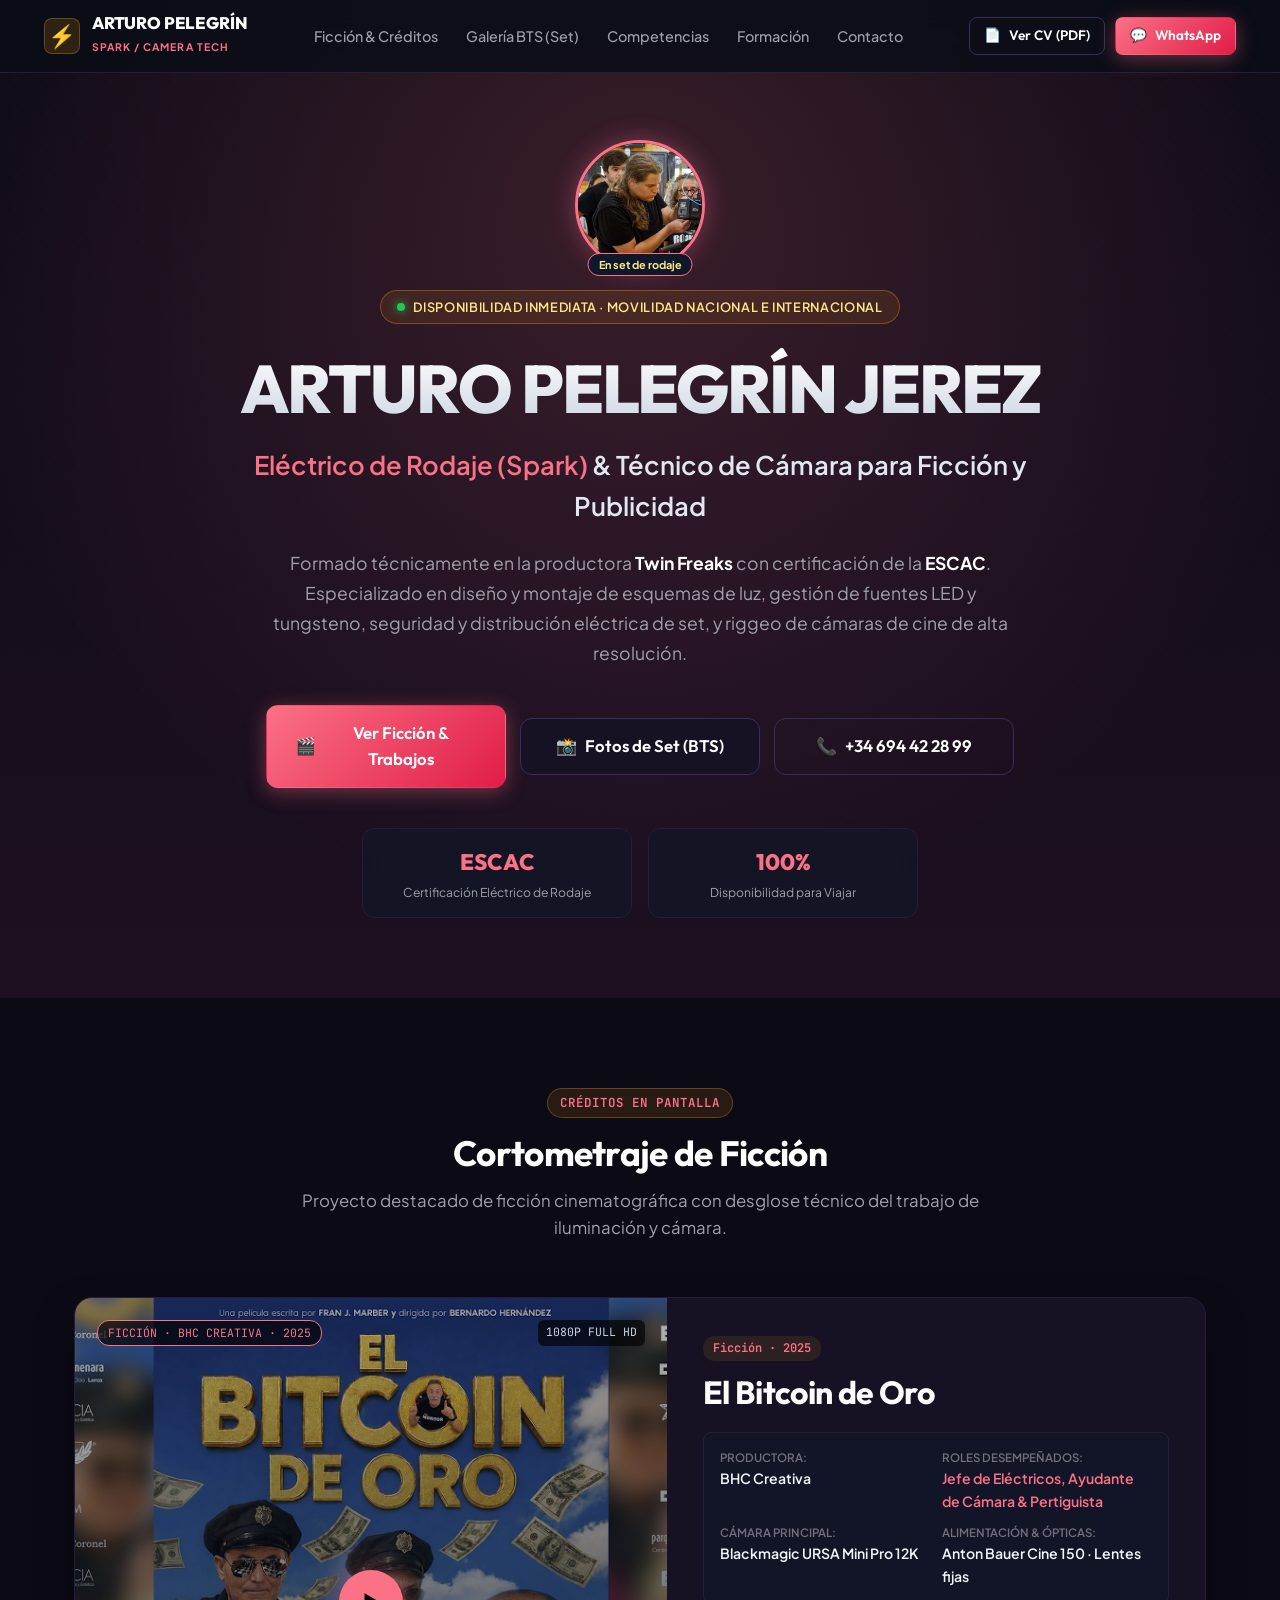
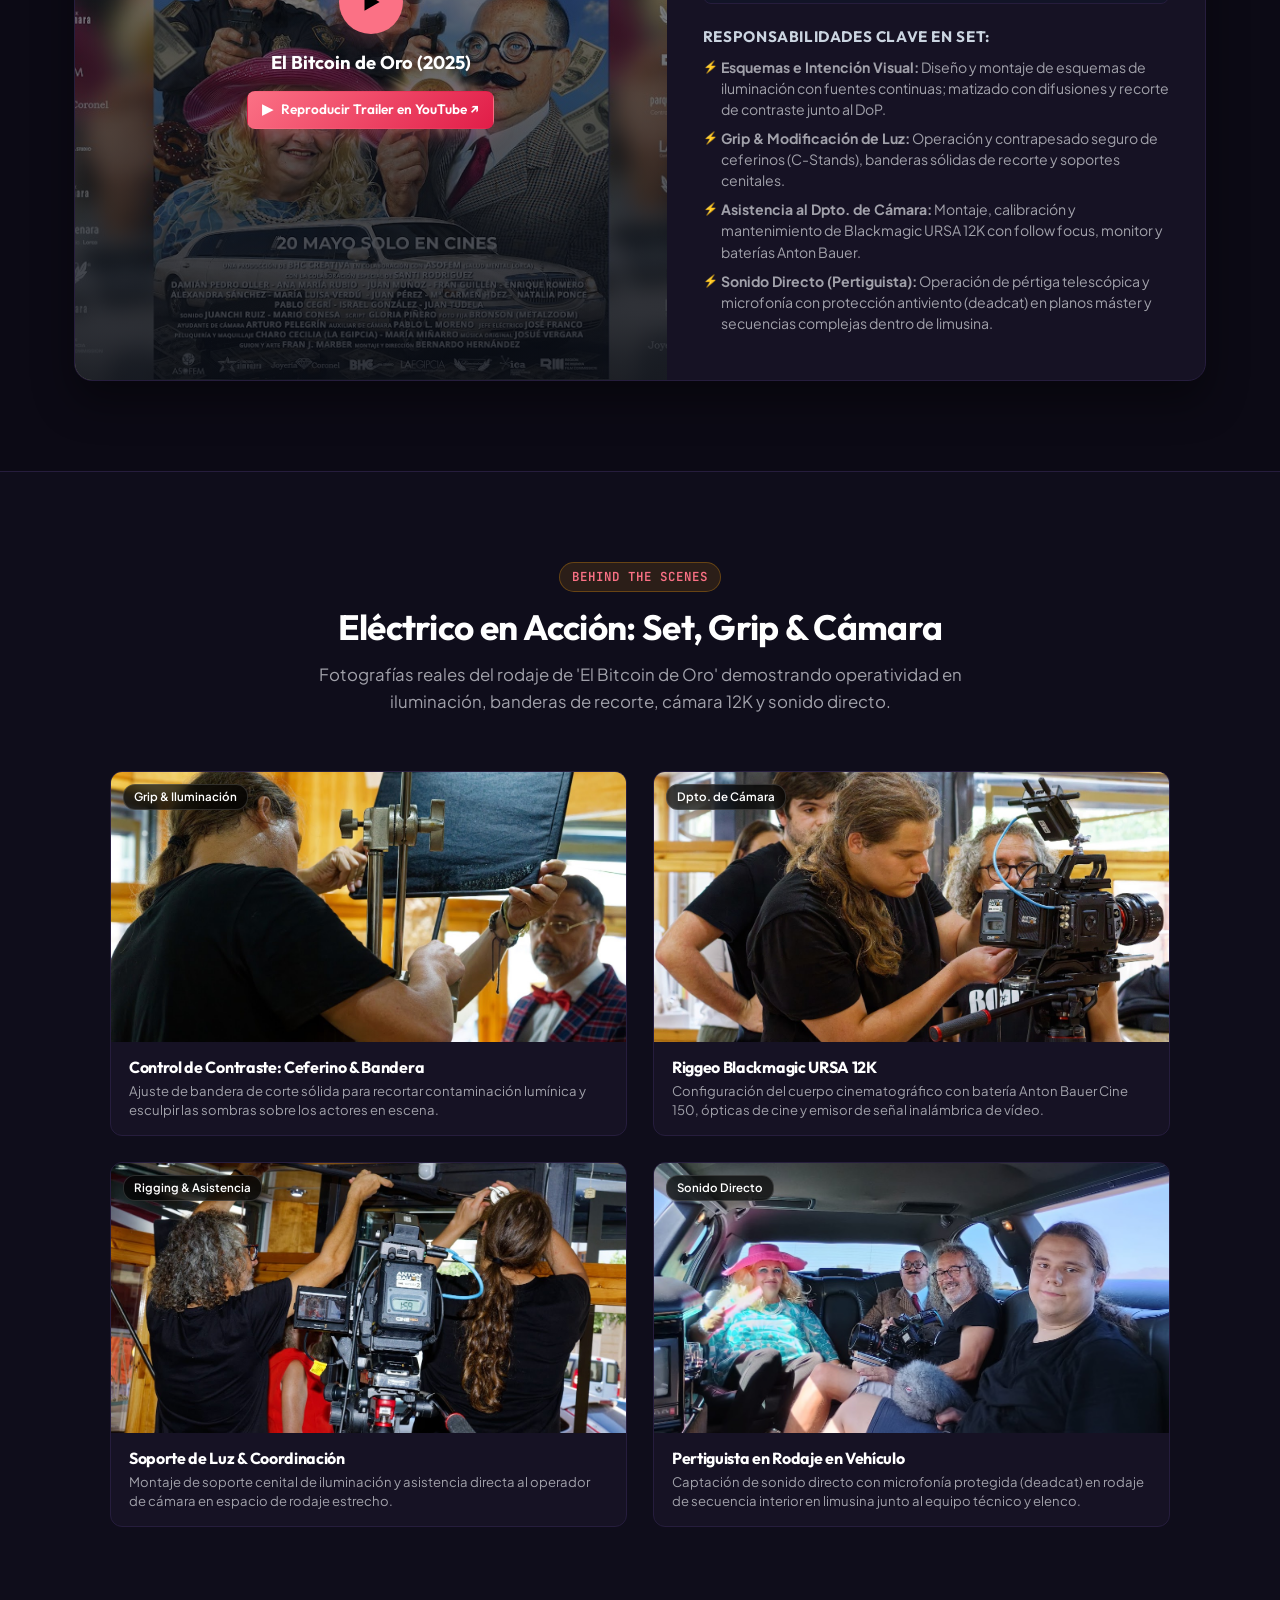
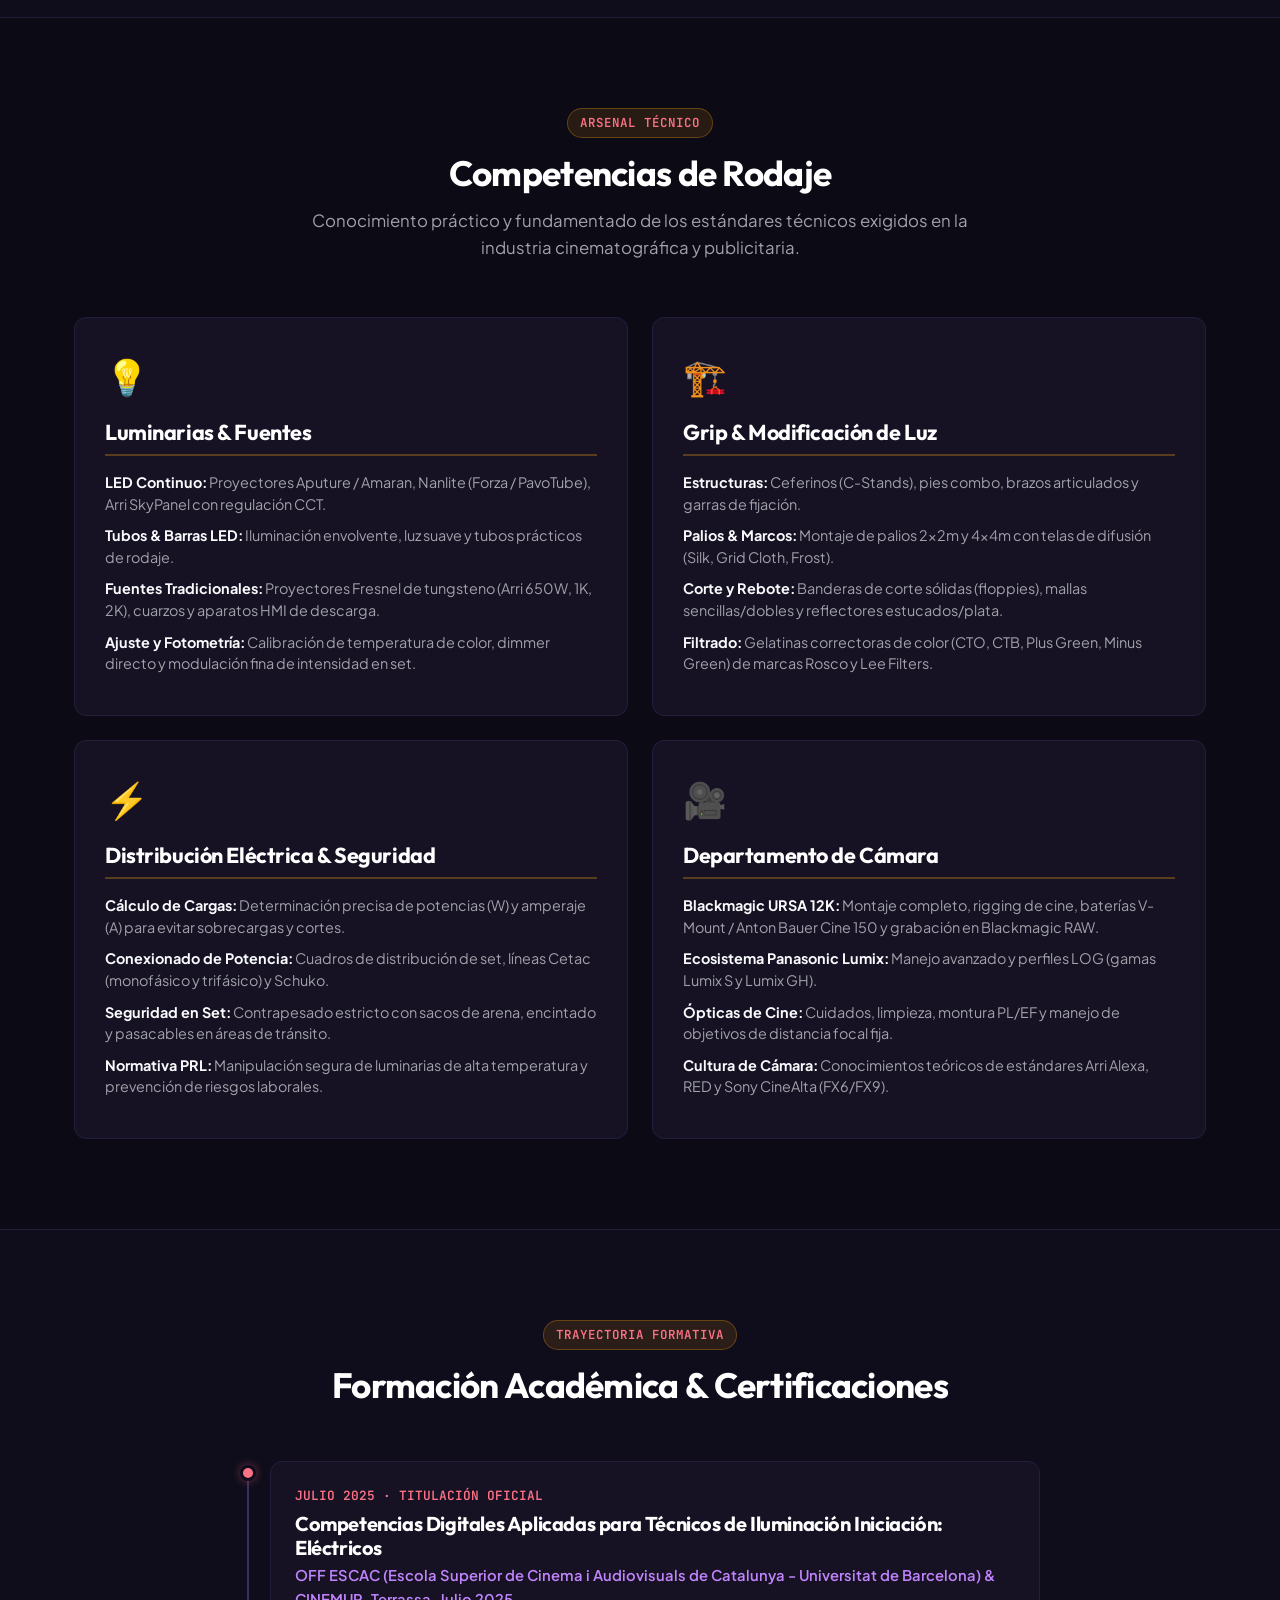
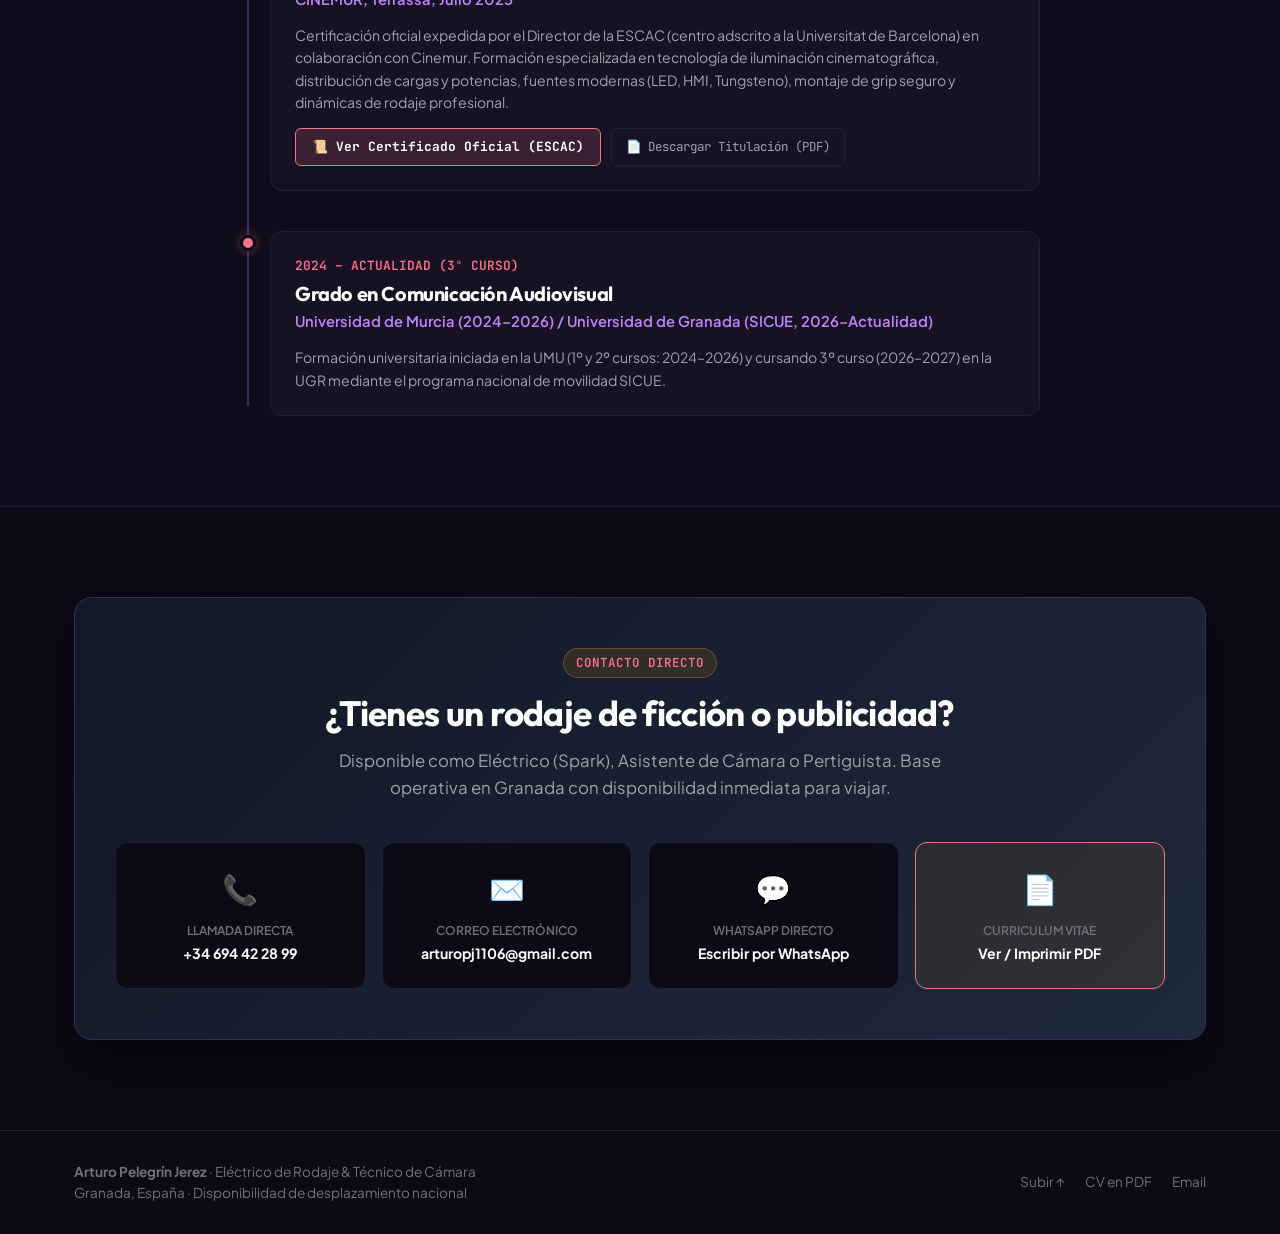
<file: index.html>
<!DOCTYPE html>
<html lang="es">
<head>
  <meta charset="UTF-8">
  <meta name="viewport" content="width=device-width, initial-scale=1.0">
  <meta name="description" content="Portfolio profesional de Arturo Pelegrín Jerez - Eléctrico de Rodaje, Asistente de Cámara y Pertiguista para ficción y publicidad.">
  <title>Arturo Pelegrín | Eléctrico de Rodaje & Asistente de Cámara</title>
  
  <link rel="preconnect" href="https://fonts.googleapis.com">
  <link rel="preconnect" href="https://fonts.gstatic.com" crossorigin>
  <link href="https://fonts.googleapis.com/css2?family=Outfit:wght@300;400;500;600;700;800&family=Plus+Jakarta+Sans:wght@300;400;500;600;700&family=JetBrains+Mono:wght@400;600&display=swap" rel="stylesheet">
  
  <link rel="stylesheet" href="styles.css">
</head>
<body>

  <!-- Barra de Progreso de Scroll Superior -->
  <div class="scroll-progress-line" id="scrollProgressLine" aria-hidden="true"></div>

  <!-- Navegación Superior -->
  <nav class="navbar" id="navbar">
    <div class="nav-container">
      <a href="#hero" class="brand-logo">
        <span class="logo-mark">⚡</span>
        <div class="logo-text">
          <span class="name">ARTURO PELEGRÍN</span>
          <span class="sub">SPARK / CAMERA TECH</span>
        </div>
      </a>

      <div class="nav-links">
        <a href="#fiction">Ficción & Créditos</a>
        <a href="#bts-gallery">Galería BTS (Set)</a>
        <a href="#skills">Competencias</a>
        <a href="#education">Formación</a>
        <a href="#contact">Contacto</a>
      </div>

      <div class="nav-actions">
        <a href="cv.html" target="_blank" class="btn btn-outline btn-sm">
          <span>📄</span> Ver CV (PDF)
        </a>
        <a href="https://wa.me/34694422899?text=Hola%20Arturo,%20he%20visto%20tu%20portfolio%20y%20me%20gustar%C3%ADa%20contactar%20contigo%20para%20un%20rodaje" target="_blank" class="btn btn-accent btn-sm">
          <span>💬</span> WhatsApp
        </a>
      </div>

      <button class="menu-toggle" id="menuToggle" aria-label="Abrir menú">
        <span></span>
        <span></span>
        <span></span>
      </button>
    </div>
  </nav>

  <!-- Hero Section -->
  <header class="hero" id="hero">
    <div class="hero-overlay"></div>
    <div class="hero-content">
      <div class="hero-avatar-wrap">
        <img src="IMG-20250721-WA0058.jpg" alt="Arturo Pelegrín en rodaje de cine" class="hero-avatar">
        <span class="avatar-tag">En set de rodaje</span>
      </div>
      <div class="hero-badge">
        <span class="status-dot"></span> DISPONIBILIDAD INMEDIATA · MOVILIDAD NACIONAL E INTERNACIONAL
      </div>
      <h1 class="hero-title">
        ARTURO PELEGRÍN JEREZ
      </h1>
      <p class="hero-subtitle">
        <span class="text-amber">Eléctrico de Rodaje (Spark)</span> & Técnico de Cámara para Ficción y Publicidad
      </p>
      <p class="hero-bio">
        Formado técnicamente en la productora <strong>Twin Freaks</strong> con certificación de la <strong>ESCAC</strong>. Especializado en diseño y montaje de esquemas de luz, gestión de fuentes LED y tungsteno, seguridad y distribución eléctrica de set, y riggeo de cámaras de cine de alta resolución.
      </p>
      
      <div class="hero-cta-group">
        <a href="#fiction" class="btn btn-accent btn-lg">
          <span>🎬</span> Ver Ficción & Trabajos
        </a>
        <a href="#bts-gallery" class="btn btn-secondary btn-lg">
          <span>📸</span> Fotos de Set (BTS)
        </a>
        <a href="tel:+34694422899" class="btn btn-outline btn-lg">
          <span>📞</span> +34 694 42 28 99
        </a>
      </div>

      <!-- Métricas rápidas de rodaje -->
      <div class="hero-stats">
        <div class="stat-card">
          <div class="stat-number">ESCAC</div>
          <div class="stat-label">Certificación Eléctrico de Rodaje</div>
        </div>
        <div class="stat-card">
          <div class="stat-number">100%</div>
          <div class="stat-label">Disponibilidad para Viajar</div>
        </div>
      </div>
    </div>
  </header>

  <!-- Ficción y Crédito Destacado: El Bitcoin de Oro -->
  <section class="section" id="fiction">
    <div class="container">
      <div class="section-header">
        <span class="section-tag">CRÉDITOS EN PANTALLA</span>
        <h2 class="section-title">Cortometraje de Ficción</h2>
        <p class="section-description">
          Proyecto destacado de ficción cinematográfica con desglose técnico del trabajo de iluminación y cámara.
        </p>
      </div>

      <div class="project-card">
        <!-- Visual / Reproductor -->
        <div class="project-media">
          <div class="video-container" id="videoContainer" style="position: relative; width: 100%; height: 100%; min-height: 380px; background: #000; overflow: hidden;">
            <img src="trailer_poster.jpg" alt="El Bitcoin de Oro — Cartel Oficial" style="width: 100%; height: 100%; object-fit: cover; display: block;">
            <div style="position: absolute; inset: 0; background: linear-gradient(180deg, rgba(10,14,23,0.3) 0%, rgba(10,14,23,0.85) 100%); display: flex; flex-direction: column; justify-content: space-between; padding: 22px;">
              <div style="display: flex; justify-content: space-between; font-family: 'JetBrains Mono', monospace; font-size: 0.72rem; color: #cbd5e1; text-transform: uppercase;">
                <span style="background: rgba(0,0,0,0.65); border: 1px solid var(--amber); color: var(--amber); padding: 3px 10px; border-radius: 12px;">Ficción · BHC Creativa · 2025</span>
                <span style="background: rgba(0,0,0,0.65); padding: 3px 8px; border-radius: 6px;">1080p Full HD</span>
              </div>
              <div style="display: flex; flex-direction: column; align-items: center; justify-content: center; gap: 14px; text-align: center;">
                <a href="https://www.youtube.com/watch?v=bVJZdsOnWVM" target="_blank" rel="noopener noreferrer" style="width: 64px; height: 64px; background: var(--amber); color: #000; border-radius: 50%; display: flex; align-items: center; justify-content: center; box-shadow: 0 0 30px var(--amber-glow); text-decoration: none; transition: transform 0.2s;" onmouseover="this.style.transform='scale(1.1)'" onmouseout="this.style.transform='scale(1)'" aria-label="Reproducir trailer en YouTube">
                  <svg width="26" height="26" viewBox="0 0 24 24" fill="currentColor"><polygon points="6 4 20 12 6 20 6 4"></polygon></svg>
                </a>
                <div style="font-size: 1.15rem; font-weight: 700; color: #fff; font-family: 'Outfit', sans-serif;">El Bitcoin de Oro (2025)</div>
                <a href="https://www.youtube.com/watch?v=bVJZdsOnWVM" target="_blank" rel="noopener noreferrer" class="btn btn-accent btn-sm">
                  <span>▶</span> Reproducir Trailer en YouTube ↗
                </a>
              </div>
              <div style="height: 6px;"></div>
            </div>
          </div>
        </div>

        <!-- Ficha Técnica y Rol -->
        <div class="project-info">
          <div class="project-tag-pill">Ficción · 2025</div>
          <h3 class="project-title">El Bitcoin de Oro</h3>
          <div class="project-meta-grid">
            <div class="meta-item">
              <span class="meta-label">Productora:</span>
              <span class="meta-val">BHC Creativa</span>
            </div>
            <div class="meta-item">
              <span class="meta-label">Roles Desempeñados:</span>
              <span class="meta-val highlight-amber">Jefe de Eléctricos, Ayudante de Cámara & Pertiguista</span>
            </div>
            <div class="meta-item">
              <span class="meta-label">Cámara Principal:</span>
              <span class="meta-val">Blackmagic URSA Mini Pro 12K</span>
            </div>
            <div class="meta-item">
              <span class="meta-label">Alimentación & Ópticas:</span>
              <span class="meta-val">Anton Bauer Cine 150 · Lentes fijas</span>
            </div>
          </div>

          <div class="project-duties">
            <h4>Responsabilidades Clave en Set:</h4>
            <ul>
              <li><strong>Esquemas e Intención Visual:</strong> Diseño y montaje de esquemas de iluminación con fuentes continuas; matizado con difusiones y recorte de contraste junto al DoP.</li>
              <li><strong>Grip & Modificación de Luz:</strong> Operación y contrapesado seguro de ceferinos (C-Stands), banderas sólidas de recorte y soportes cenitales.</li>
              <li><strong>Asistencia al Dpto. de Cámara:</strong> Montaje, calibración y mantenimiento de Blackmagic URSA 12K con follow focus, monitor y baterías Anton Bauer.</li>
              <li><strong>Sonido Directo (Pertiguista):</strong> Operación de pértiga telescópica y microfonía con protección antiviento (deadcat) en planos máster y secuencias complejas dentro de limusina.</li>
            </ul>
          </div>
        </div>
      </div>
    </div>
  </section>

  <!-- Galería BTS (Behind The Scenes) -->
  <section class="section section-dark" id="bts-gallery">
    <div class="container">
      <div class="section-header">
        <span class="section-tag">BEHIND THE SCENES</span>
        <h2 class="section-title">Eléctrico en Acción: Set, Grip & Cámara</h2>
        <p class="section-description">
          Fotografías reales del rodaje de 'El Bitcoin de Oro' demostrando operatividad en iluminación, banderas de recorte, cámara 12K y sonido directo.
        </p>
      </div>

      <div class="bts-grid" id="btsGrid">
        <!-- Foto BTS 1: Grip & Bandera -->
        <div class="bts-card" onclick="openLightbox(0)">
          <div class="bts-thumb">
            <img src="IMG-20250721-WA0067.jpg" alt="Ajuste fino de ceferino y bandera sólida de corte en set" loading="lazy">
            <span class="bts-category">Grip & Iluminación</span>
          </div>
          <div class="bts-caption">
            <h4>Control de Contraste: Ceferino & Bandera</h4>
            <p>Ajuste de bandera de corte sólida para recortar contaminación lumínica y esculpir las sombras sobre los actores en escena.</p>
          </div>
        </div>

        <!-- Foto BTS 2: Asistencia de Cámara 12K -->
        <div class="bts-card" onclick="openLightbox(1)">
          <div class="bts-thumb">
            <img src="IMG-20250721-WA0058.jpg" alt="Arturo ajustando la Blackmagic URSA Mini Pro 12K en set" loading="lazy">
            <span class="bts-category">Dpto. de Cámara</span>
          </div>
          <div class="bts-caption">
            <h4>Riggeo Blackmagic URSA 12K</h4>
            <p>Configuración del cuerpo cinematográfico con batería Anton Bauer Cine 150, ópticas de cine y emisor de señal inalámbrica de vídeo.</p>
          </div>
        </div>

        <!-- Foto BTS 3: Rigging y Posición de Cámara -->
        <div class="bts-card" onclick="openLightbox(2)">
          <div class="bts-thumb">
            <img src="IMG-20250721-WA0025.jpg" alt="Instalación de soporte de luz y posición de cámara" loading="lazy">
            <span class="bts-category">Rigging & Asistencia</span>
          </div>
          <div class="bts-caption">
            <h4>Soporte de Luz & Coordinación</h4>
            <p>Montaje de soporte cenital de iluminación y asistencia directa al operador de cámara en espacio de rodaje estrecho.</p>
          </div>
        </div>

        <!-- Foto BTS 4: Pertiguista / Sonido en Vehículo -->
        <div class="bts-card" onclick="openLightbox(3)">
          <div class="bts-thumb">
            <img src="IMG-20250713-WA0035.jpg" alt="Pertiguista y operador en rodaje interior de limusina" loading="lazy">
            <span class="bts-category">Sonido Directo</span>
          </div>
          <div class="bts-caption">
            <h4>Pertiguista en Rodaje en Vehículo</h4>
            <p>Captación de sonido directo con microfonía protegida (deadcat) en rodaje de secuencia interior en limusina junto al equipo técnico y elenco.</p>
          </div>
        </div>
      </div>
    </div>
  </section>

  <!-- Competencias Técnicas (Hard Skills) -->
  <section class="section" id="skills">
    <div class="container">
      <div class="section-header">
        <span class="section-tag">ARSENAL TÉCNICO</span>
        <h2 class="section-title">Competencias de Rodaje</h2>
        <p class="section-description">
          Conocimiento práctico y fundamentado de los estándares técnicos exigidos en la industria cinematográfica y publicitaria.
        </p>
      </div>

      <div class="skills-grid">
        <!-- Tarjeta 1: Luminarias -->
        <div class="skill-card">
          <div class="skill-card-icon">💡</div>
          <h3 class="skill-card-title">Luminarias & Fuentes</h3>
          <ul class="skill-card-list">
            <li><strong>LED Continuo:</strong> Proyectores Aputure / Amaran, Nanlite (Forza / PavoTube), Arri SkyPanel con regulación CCT.</li>
            <li><strong>Tubos & Barras LED:</strong> Iluminación envolvente, luz suave y tubos prácticos de rodaje.</li>
            <li><strong>Fuentes Tradicionales:</strong> Proyectores Fresnel de tungsteno (Arri 650W, 1K, 2K), cuarzos y aparatos HMI de descarga.</li>
            <li><strong>Ajuste y Fotometría:</strong> Calibración de temperatura de color, dimmer directo y modulación fina de intensidad en set.</li>
          </ul>
        </div>

        <!-- Tarjeta 2: Grip & Modificación -->
        <div class="skill-card">
          <div class="skill-card-icon">🏗️</div>
          <h3 class="skill-card-title">Grip & Modificación de Luz</h3>
          <ul class="skill-card-list">
            <li><strong>Estructuras:</strong> Ceferinos (C-Stands), pies combo, brazos articulados y garras de fijación.</li>
            <li><strong>Palios & Marcos:</strong> Montaje de palios 2x2m y 4x4m con telas de difusión (Silk, Grid Cloth, Frost).</li>
            <li><strong>Corte y Rebote:</strong> Banderas de corte sólidas (floppies), mallas sencillas/dobles y reflectores estucados/plata.</li>
            <li><strong>Filtrado:</strong> Gelatinas correctoras de color (CTO, CTB, Plus Green, Minus Green) de marcas Rosco y Lee Filters.</li>
          </ul>
        </div>

        <!-- Tarjeta 3: Distribución Eléctrica -->
        <div class="skill-card">
          <div class="skill-card-icon">⚡</div>
          <h3 class="skill-card-title">Distribución Eléctrica & Seguridad</h3>
          <ul class="skill-card-list">
            <li><strong>Cálculo de Cargas:</strong> Determinación precisa de potencias (W) y amperaje (A) para evitar sobrecargas y cortes.</li>
            <li><strong>Conexionado de Potencia:</strong> Cuadros de distribución de set, líneas Cetac (monofásico y trifásico) y Schuko.</li>
            <li><strong>Seguridad en Set:</strong> Contrapesado estricto con sacos de arena, encintado y pasacables en áreas de tránsito.</li>
            <li><strong>Normativa PRL:</strong> Manipulación segura de luminarias de alta temperatura y prevención de riesgos laborales.</li>
          </ul>
        </div>

        <!-- Tarjeta 4: Departamento de Cámara -->
        <div class="skill-card">
          <div class="skill-card-icon">🎥</div>
          <h3 class="skill-card-title">Departamento de Cámara</h3>
          <ul class="skill-card-list">
            <li><strong>Blackmagic URSA 12K:</strong> Montaje completo, rigging de cine, baterías V-Mount / Anton Bauer Cine 150 y grabación en Blackmagic RAW.</li>
            <li><strong>Ecosistema Panasonic Lumix:</strong> Manejo avanzado y perfiles LOG (gamas Lumix S y Lumix GH).</li>
            <li><strong>Ópticas de Cine:</strong> Cuidados, limpieza, montura PL/EF y manejo de objetivos de distancia focal fija.</li>
            <li><strong>Cultura de Cámara:</strong> Conocimientos teóricos de estándares Arri Alexa, RED y Sony CineAlta (FX6/FX9).</li>
          </ul>
        </div>
      </div>
    </div>
  </section>

  <!-- Formación Académica & Certificaciones -->
  <section class="section section-dark" id="education">
    <div class="container">
      <div class="section-header">
        <span class="section-tag">TRAYECTORIA FORMATIVA</span>
        <h2 class="section-title">Formación Académica & Certificaciones</h2>
      </div>

      <div class="timeline">
        <div class="timeline-item">
          <div class="timeline-dot"></div>
          <div class="timeline-content">
            <div class="timeline-date">JULIO 2025 · TITULACIÓN OFICIAL</div>
            <h3 class="timeline-title">Competencias Digitales Aplicadas para Técnicos de Iluminación Iniciación: Eléctricos</h3>
            <div class="timeline-institution">OFF ESCAC (Escola Superior de Cinema i Audiovisuals de Catalunya - Universitat de Barcelona) & CINEMUR, Terrassa, Julio 2025</div>
            <p class="timeline-desc">Certificación oficial expedida por el Director de la ESCAC (centro adscrito a la Universitat de Barcelona) en colaboración con Cinemur. Formación especializada en tecnología de iluminación cinematográfica, distribución de cargas y potencias, fuentes modernas (LED, HMI, Tungsteno), montaje de grip seguro y dinámicas de rodaje profesional.</p>
            <div style="margin-top: 14px; display: flex; gap: 10px; flex-wrap: wrap;">
              <button onclick="openCertificateModal()" style="display:inline-flex; align-items:center; gap:8px; background:rgba(251,113,133,0.15); border:1px solid var(--amber); color:var(--primary, #fff); padding:8px 16px; border-radius:6px; font-family:'JetBrains Mono',monospace; font-size:0.8rem; font-weight:700; cursor:pointer; transition:all 0.2s;">
                📜 <span>Ver Certificado Oficial (ESCAC)</span>
              </button>
              <a href="certificado_escac.pdf" target="_blank" style="display:inline-flex; align-items:center; gap:6px; background:var(--bg-card); border:1px solid var(--border); color:var(--text-muted); padding:8px 14px; border-radius:6px; font-family:'JetBrains Mono',monospace; font-size:0.78rem; text-decoration:none;">
                📄 <span>Descargar Titulación (PDF)</span>
              </a>
            </div>
          </div>
        </div>

        <div class="timeline-item">
          <div class="timeline-dot"></div>
          <div class="timeline-content">
            <div class="timeline-date">2024 – ACTUALIDAD (3º CURSO)</div>
            <h3 class="timeline-title">Grado en Comunicación Audiovisual</h3>
            <div class="timeline-institution">Universidad de Murcia (2024–2026) / Universidad de Granada (SICUE, 2026–Actualidad)</div>
            <p class="timeline-desc">Formación universitaria iniciada en la UMU (1º y 2º cursos: 2024–2026) y cursando 3º curso (2026–2027) en la UGR mediante el programa nacional de movilidad SICUE.</p>
          </div>
        </div>
      </div>
    </div>
  </section>

  <!-- Contacto Directo -->
  <section class="section" id="contact">
    <div class="container">
      <div class="contact-card">
        <div class="contact-header">
          <span class="section-tag">CONTACTO DIRECTO</span>
          <h2 class="contact-title">¿Tienes un rodaje de ficción o publicidad?</h2>
          <p class="contact-desc">Disponible como Eléctrico (Spark), Asistente de Cámara o Pertiguista. Base operativa en Granada con disponibilidad inmediata para viajar.</p>
        </div>

        <div class="contact-methods">
          <a href="tel:+34694422899" class="contact-method-card">
            <div class="contact-icon">📞</div>
            <div class="contact-info">
              <span class="method-label">Llamada Directa</span>
              <span class="method-val">+34 694 42 28 99</span>
            </div>
          </a>

          <a href="mailto:arturopj1106@gmail.com" class="contact-method-card">
            <div class="contact-icon">✉️</div>
            <div class="contact-info">
              <span class="method-label">Correo Electrónico</span>
              <span class="method-val">arturopj1106@gmail.com</span>
            </div>
          </a>

          <a href="https://wa.me/34694422899?text=Hola%20Arturo,%20te%20escribo%20para%20un%20proyecto" target="_blank" class="contact-method-card">
            <div class="contact-icon">💬</div>
            <div class="contact-info">
              <span class="method-label">WhatsApp Directo</span>
              <span class="method-val">Escribir por WhatsApp</span>
            </div>
          </a>

          <a href="cv.html" target="_blank" class="contact-method-card highlight-card">
            <div class="contact-icon">📄</div>
            <div class="contact-info">
              <span class="method-label">Curriculum Vitae</span>
              <span class="method-val">Ver / Imprimir PDF</span>
            </div>
          </a>
        </div>
      </div>
    </div>
  </section>

  <!-- Footer -->
  <footer class="footer">
    <div class="container footer-content">
      <div class="footer-left">
        <strong>Arturo Pelegrín Jerez</strong> · Eléctrico de Rodaje & Técnico de Cámara
        <p>Granada, España · Disponibilidad de desplazamiento nacional</p>
      </div>
      <div class="footer-right">
        <a href="#hero">Subir ↑</a>
        <a href="cv.html" target="_blank">CV en PDF</a>
        <a href="mailto:arturopj1106@gmail.com">Email</a>
      </div>
    </div>
  </footer>

  <!-- Lightbox Modal para Galería BTS -->
  <div class="lightbox" id="lightbox" onclick="closeLightbox(event)">
    <div class="lightbox-dialog" onclick="event.stopPropagation()">
      <button class="lightbox-close" onclick="closeLightbox()" aria-label="Cerrar">✕</button>
      <div class="lightbox-img-box" id="lightboxImgBox">
        <!-- Renderizado por script.js -->
      </div>
      <div class="lightbox-caption" id="lightboxCaption"></div>
    </div>
  </div>

  <script src="script.js"></script>
</body>
</html>
</file>
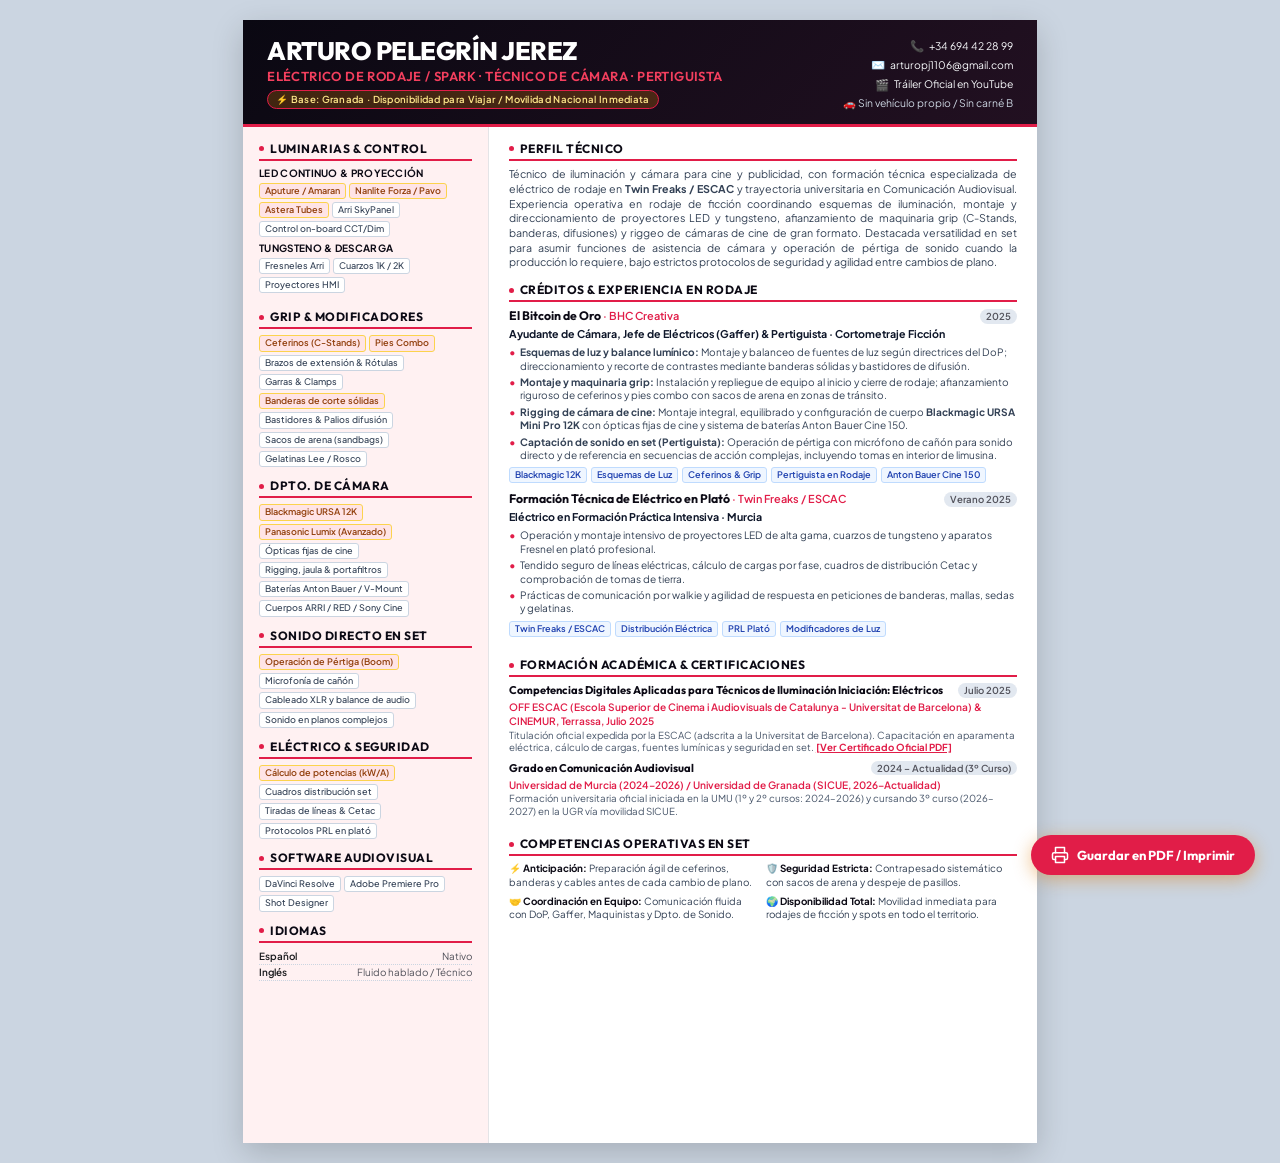
<file: cv.html>
<!DOCTYPE html>
<html lang="es">
<head>
  <meta charset="UTF-8">
  <meta name="viewport" content="width=device-width, initial-scale=1.0">
  <title>CV Arturo Pelegrín Jerez (08. Sweet Harmony (Captura 3)) — Eléctrico de Rodaje / Spark & Asistente de Cámara</title>
  <link rel="preconnect" href="https://fonts.googleapis.com">
  <link rel="preconnect" href="https://fonts.gstatic.com" crossorigin>
  <link href="https://fonts.googleapis.com/css2?family=Outfit:wght@400;500;600;700;800&family=Plus+Jakarta+Sans:wght@300;400;500;600;700&display=swap" rel="stylesheet">
  <style>
    :root {
      --primary: #0c0a15;
      --accent: #e11d48;
      --accent-light: #f43f5e;
      --accent-soft: #ffe4e6;
      --text: #18181b;
      --text-muted: #52525b;
      --border: #e4e4e7;
      --bg: #ffffff;
      --sidebar-bg: #fff1f2;
    }

    * {
      box-sizing: border-box;
      margin: 0;
      padding: 0;
    }

    body {
      font-family: 'Plus Jakarta Sans', sans-serif;
      color: var(--text);
      background-color: #cbd5e1;
      line-height: 1.35;
      font-size: 8.5pt;
      -webkit-font-smoothing: antialiased;
    }

    .page-container {
      width: 210mm;
      height: 297mm;
      max-height: 297mm;
      margin: 20px auto;
      background: var(--bg);
      box-shadow: 0 10px 30px rgba(0,0,0,0.18);
      position: relative;
      overflow: hidden;
      display: flex;
      flex-direction: column;
    }

    header {
      background: linear-gradient(135deg, #0a0812 0%, #221021 100%);
      color: #ffffff;
      padding: 18px 24px 14px 24px;
      border-bottom: 3px solid var(--accent);
      position: relative;
      flex-shrink: 0;
    }

    .header-top {
      display: flex;
      justify-content: space-between;
      align-items: flex-start;
      gap: 15px;
    }

    .name-title h1 {
      font-family: 'Outfit', sans-serif;
      font-size: 19pt;
      font-weight: 800;
      letter-spacing: -0.5px;
      color: #ffffff;
      text-transform: uppercase;
      line-height: 1.05;
    }

    .name-title h2 {
      font-family: 'Outfit', sans-serif;
      font-size: 9.8pt;
      font-weight: 600;
      color: var(--accent-light);
      margin-top: 3px;
      letter-spacing: 0.4px;
      text-transform: uppercase;
    }

    .badge-mobility {
      display: inline-block;
      background: rgba(217, 119, 6, 0.25);
      border: 1px solid var(--accent);
      color: #fde68a;
      font-size: 7.2pt;
      font-weight: 600;
      padding: 2px 8px;
      border-radius: 12px;
      margin-top: 5px;
      letter-spacing: 0.3px;
    }

    .contact-grid {
      display: grid;
      grid-template-columns: 1fr;
      gap: 4px;
      font-size: 7.8pt;
      color: #cbd5e1;
      text-align: right;
    }

    .contact-grid a {
      color: #f8fafc;
      text-decoration: none;
      display: inline-flex;
      align-items: center;
      justify-content: flex-end;
      gap: 5px;
    }

    .contact-grid a:hover {
      color: var(--accent-light);
    }

    .contact-grid span.icon {
      color: var(--accent-light);
      font-size: 8.5pt;
    }

    .content-body {
      display: grid;
      grid-template-columns: 65mm 1fr;
      flex-grow: 1;
      height: calc(297mm - 90px);
      overflow: hidden;
    }

    .sidebar {
      background: var(--sidebar-bg);
      border-right: 1px solid var(--border);
      padding: 14px 16px;
      display: flex;
      flex-direction: column;
      gap: 11px;
    }

    .main-col {
      padding: 14px 20px;
      display: flex;
      flex-direction: column;
      gap: 12px;
    }

    .sec-title {
      font-family: 'Outfit', sans-serif;
      font-size: 9pt;
      font-weight: 700;
      text-transform: uppercase;
      letter-spacing: 0.5px;
      color: var(--primary);
      border-bottom: 2px solid var(--accent);
      padding-bottom: 2px;
      margin-bottom: 6px;
      display: flex;
      align-items: center;
      gap: 6px;
    }

    .sec-title .bullet {
      width: 5px;
      height: 5px;
      background: var(--accent);
      border-radius: 50%;
      display: inline-block;
    }

    .profile-text {
      font-size: 8pt;
      color: #334155;
      text-align: justify;
      line-height: 1.38;
    }

    .job-item {
      margin-bottom: 8px;
    }

    .job-header {
      display: flex;
      justify-content: space-between;
      align-items: baseline;
      margin-bottom: 2px;
    }

    .job-title {
      font-family: 'Outfit', sans-serif;
      font-size: 9.2pt;
      font-weight: 700;
      color: var(--primary);
    }

    .job-company {
      font-size: 8.2pt;
      font-weight: 600;
      color: var(--accent);
    }

    .job-date {
      font-size: 7.2pt;
      font-weight: 600;
      color: var(--text-muted);
      background: #e2e8f0;
      padding: 1px 6px;
      border-radius: 8px;
    }

    .job-role {
      font-size: 8pt;
      font-weight: 700;
      color: #0f172a;
      margin-bottom: 4px;
    }

    .job-item ul {
      list-style-type: none;
      padding-left: 0;
    }

    .job-item ul li {
      font-size: 7.6pt;
      color: #334155;
      margin-bottom: 3px;
      position: relative;
      padding-left: 11px;
      line-height: 1.32;
    }

    .job-item ul li::before {
      content: "•";
      position: absolute;
      left: 0;
      color: var(--accent);
      font-weight: bold;
    }

    .job-tech-tag {
      font-size: 6.8pt;
      background: #eff6ff;
      border: 1px solid #bfdbfe;
      color: #1e40af;
      padding: 1px 5px;
      border-radius: 3px;
      display: inline-block;
      margin-top: 3px;
      margin-right: 2px;
      font-weight: 600;
    }

    .edu-item {
      margin-bottom: 7px;
    }

    .edu-degree {
      font-family: 'Outfit', sans-serif;
      font-size: 8.4pt;
      font-weight: 700;
      color: var(--primary);
    }

    .edu-school {
      font-size: 7.6pt;
      font-weight: 600;
      color: var(--accent);
    }

    .edu-desc {
      font-size: 7.3pt;
      color: #475569;
      line-height: 1.28;
      margin-top: 1px;
    }

    .skill-group {
      margin-bottom: 5px;
    }

    .skill-cat {
      font-size: 7.5pt;
      font-weight: 700;
      color: var(--primary);
      text-transform: uppercase;
      letter-spacing: 0.3px;
      margin-bottom: 2px;
    }

    .skill-tags {
      display: flex;
      flex-wrap: wrap;
      gap: 3px;
    }

    .skill-pill {
      font-size: 6.8pt;
      background: #ffffff;
      border: 1px solid #cbd5e1;
      color: #334155;
      padding: 1px 5px;
      border-radius: 3px;
      font-weight: 500;
    }

    .skill-pill.highlight {
      background: var(--accent-soft);
      border-color: #fcd34d;
      color: #92400e;
      font-weight: 600;
    }

    .lang-item {
      display: flex;
      justify-content: space-between;
      font-size: 7.4pt;
      padding: 1px 0;
      border-bottom: 1px dotted #cbd5e1;
    }

    .lang-name {
      font-weight: 600;
      color: var(--text);
    }

    .lang-level {
      color: var(--text-muted);
    }

    .qualities-grid {
      display: grid;
      grid-template-columns: 1fr 1fr;
      gap: 6px;
      font-size: 7.4pt;
      color: #334155;
    }

    .qualities-grid strong {
      color: var(--primary);
    }

    .floating-print {
      position: fixed;
      bottom: 25px;
      right: 25px;
      background: var(--accent);
      color: #ffffff;
      padding: 11px 20px;
      border-radius: 30px;
      font-family: 'Outfit', sans-serif;
      font-weight: 700;
      font-size: 13px;
      border: none;
      box-shadow: 0 4px 18px rgba(217, 119, 6, 0.45);
      cursor: pointer;
      display: flex;
      align-items: center;
      gap: 8px;
      z-index: 1000;
      transition: all 0.2s;
    }

    .floating-print:hover {
      background: #b45309;
      transform: translateY(-2px);
    }

    @media print {
      body {
        background: transparent;
        padding: 0;
        margin: 0;
      }
      .page-container {
        width: 100% !important;
        height: 297mm !important;
        max-height: 297mm !important;
        margin: 0 !important;
        box-shadow: none !important;
        border: none !important;
      }
      .no-print {
        display: none !important;
      }
      @page {
        size: A4 portrait;
        margin: 0;
      }
    }
  </style>
</head>
<body>

  <button class="floating-print no-print" onclick="window.print()">
    <svg width="18" height="18" viewBox="0 0 24 24" fill="none" stroke="currentColor" stroke-width="2" stroke-linecap="round" stroke-linejoin="round">
      <polyline points="6 9 6 2 18 2 18 9"></polyline>
      <path d="M6 18H4a2 2 0 0 1-2-2v-5a2 2 0 0 1 2-2h16a2 2 0 0 1 2 2v5a2 2 0 0 1-2 2h-2"></path>
      <rect x="6" y="14" width="12" height="8"></rect>
    </svg>
    Guardar en PDF / Imprimir
  </button>

  <div class="page-container">
    <header>
      <div class="header-top">
        <div class="name-title">
          <h1>Arturo Pelegrín Jerez</h1>
          <h2>Eléctrico de Rodaje / Spark · Técnico de Cámara · Pertiguista</h2>
          <div class="badge-mobility">
            ⚡ Base: Granada · Disponibilidad para Viajar / Movilidad Nacional Inmediata
          </div>
        </div>
        <div class="contact-grid">
          <div><a href="tel:+34694422899"><span class="icon">📞</span> +34 694 42 28 99</a></div>
          <div><a href="mailto:arturopj1106@gmail.com"><span class="icon">✉️</span> arturopj1106@gmail.com</a></div>
          <div><a href="https://www.youtube.com/watch?v=bVJZdsOnWVM" target="_blank"><span class="icon">🎬</span> Tráiler Oficial en YouTube</a></div>
          <div><span>🚗 Sin vehículo propio / Sin carné B</span></div>
        </div>
      </div>
    </header>

    <div class="content-body">
      <!-- Barra lateral de competencias -->
      <aside class="sidebar">
        <div>
          <div class="sec-title"><span class="bullet"></span>Luminarias & Control</div>
          <div class="skill-group">
            <div class="skill-cat">LED Continuo & Proyección</div>
            <div class="skill-tags">
              <span class="skill-pill highlight">Aputure / Amaran</span>
              <span class="skill-pill highlight">Nanlite Forza / Pavo</span>
              <span class="skill-pill highlight">Astera Tubes</span>
              <span class="skill-pill">Arri SkyPanel</span>
              <span class="skill-pill">Control on-board CCT/Dim</span>
            </div>
          </div>
          <div class="skill-group">
            <div class="skill-cat">Tungsteno & Descarga</div>
            <div class="skill-tags">
              <span class="skill-pill">Fresneles Arri</span>
              <span class="skill-pill">Cuarzos 1K / 2K</span>
              <span class="skill-pill">Proyectores HMI</span>
            </div>
          </div>
        </div>

        <div>
          <div class="sec-title"><span class="bullet"></span>Grip & Modificadores</div>
          <div class="skill-tags">
            <span class="skill-pill highlight">Ceferinos (C-Stands)</span>
            <span class="skill-pill highlight">Pies Combo</span>
            <span class="skill-pill">Brazos de extensión & Rótulas</span>
            <span class="skill-pill">Garras & Clamps</span>
            <span class="skill-pill highlight">Banderas de corte sólidas</span>
            <span class="skill-pill">Bastidores & Palios difusión</span>
            <span class="skill-pill">Sacos de arena (sandbags)</span>
            <span class="skill-pill">Gelatinas Lee / Rosco</span>
          </div>
        </div>

        <div>
          <div class="sec-title"><span class="bullet"></span>Dpto. de Cámara</div>
          <div class="skill-tags">
            <span class="skill-pill highlight">Blackmagic URSA 12K</span>
            <span class="skill-pill highlight">Panasonic Lumix (Avanzado)</span>
            <span class="skill-pill">Ópticas fijas de cine</span>
            <span class="skill-pill">Rigging, jaula & portafiltros</span>
            <span class="skill-pill">Baterías Anton Bauer / V-Mount</span>
            <span class="skill-pill">Cuerpos ARRI / RED / Sony Cine</span>
          </div>
        </div>

        <div>
          <div class="sec-title"><span class="bullet"></span>Sonido Directo en Set</div>
          <div class="skill-tags">
            <span class="skill-pill highlight">Operación de Pértiga (Boom)</span>
            <span class="skill-pill">Microfonía de cañón</span>
            <span class="skill-pill">Cableado XLR y balance de audio</span>
            <span class="skill-pill">Sonido en planos complejos</span>
          </div>
        </div>

        <div>
          <div class="sec-title"><span class="bullet"></span>Eléctrico & Seguridad</div>
          <div class="skill-tags">
            <span class="skill-pill highlight">Cálculo de potencias (kW/A)</span>
            <span class="skill-pill">Cuadros distribución set</span>
            <span class="skill-pill">Tiradas de líneas & Cetac</span>
            <span class="skill-pill">Protocolos PRL en plató</span>
          </div>
        </div>

        <div>
          <div class="sec-title"><span class="bullet"></span>Software Audiovisual</div>
          <div class="skill-tags">
            <span class="skill-pill">DaVinci Resolve</span>
            <span class="skill-pill">Adobe Premiere Pro</span>
            <span class="skill-pill">Shot Designer</span>
          </div>
        </div>

        <div>
          <div class="sec-title"><span class="bullet"></span>Idiomas</div>
          <div class="lang-item">
            <span class="lang-name">Español</span>
            <span class="lang-level">Nativo</span>
          </div>
          <div class="lang-item">
            <span class="lang-name">Inglés</span>
            <span class="lang-level">Fluido hablado / Técnico</span>
          </div>
        </div>
      </aside>

      <!-- Columna Principal -->
      <main class="main-col">
        <section>
          <div class="sec-title"><span class="bullet"></span>Perfil Técnico</div>
          <p class="profile-text">
            Técnico de iluminación y cámara para cine y publicidad, con formación técnica especializada de eléctrico de rodaje en <strong>Twin Freaks / ESCAC</strong> y trayectoria universitaria en Comunicación Audiovisual. Experiencia operativa en rodaje de ficción coordinando esquemas de iluminación, montaje y direccionamiento de proyectores LED y tungsteno, afianzamiento de maquinaria grip (C-Stands, banderas, difusiones) y riggeo de cámaras de cine de gran formato. Destacada versatilidad en set para asumir funciones de asistencia de cámara y operación de pértiga de sonido cuando la producción lo requiere, bajo estrictos protocolos de seguridad y agilidad entre cambios de plano.
          </p>
        </section>

        <section>
          <div class="sec-title"><span class="bullet"></span>Créditos & Experiencia en Rodaje</div>

          <div class="job-item">
            <div class="job-header">
              <div>
                <span class="job-title">El Bitcoin de Oro</span>
                <span class="job-company">· BHC Creativa</span>
              </div>
              <span class="job-date">2025</span>
            </div>
            <div class="job-role">Ayudante de Cámara, Jefe de Eléctricos (Gaffer) & Pertiguista · Cortometraje Ficción</div>
            <ul>
              <li><strong>Esquemas de luz y balance lumínico:</strong> Montaje y balanceo de fuentes de luz según directrices del DoP; direccionamiento y recorte de contrastes mediante banderas sólidas y bastidores de difusión.</li>
              <li><strong>Montaje y maquinaria grip:</strong> Instalación y repliegue de equipo al inicio y cierre de rodaje; afianzamiento riguroso de ceferinos y pies combo con sacos de arena en zonas de tránsito.</li>
              <li><strong>Rigging de cámara de cine:</strong> Montaje integral, equilibrado y configuración de cuerpo <strong>Blackmagic URSA Mini Pro 12K</strong> con ópticas fijas de cine y sistema de baterías Anton Bauer Cine 150.</li>
              <li><strong>Captación de sonido en set (Pertiguista):</strong> Operación de pértiga con micrófono de cañón para sonido directo y de referencia en secuencias de acción complejas, incluyendo tomas en interior de limusina.</li>
            </ul>
            <div>
              <span class="job-tech-tag">Blackmagic 12K</span>
              <span class="job-tech-tag">Esquemas de Luz</span>
              <span class="job-tech-tag">Ceferinos & Grip</span>
              <span class="job-tech-tag">Pertiguista en Rodaje</span>
              <span class="job-tech-tag">Anton Bauer Cine 150</span>
            </div>
          </div>

          <div class="job-item" style="margin-top: 8px;">
            <div class="job-header">
              <div>
                <span class="job-title">Formación Técnica de Eléctrico en Plató</span>
                <span class="job-company">· Twin Freaks / ESCAC</span>
              </div>
              <span class="job-date">Verano 2025</span>
            </div>
            <div class="job-role">Eléctrico en Formación Práctica Intensiva · Murcia</div>
            <ul>
              <li>Operación y montaje intensivo de proyectores LED de alta gama, cuarzos de tungsteno y aparatos Fresnel en plató profesional.</li>
              <li>Tendido seguro de líneas eléctricas, cálculo de cargas por fase, cuadros de distribución Cetac y comprobación de tomas de tierra.</li>
              <li>Prácticas de comunicación por walkie y agilidad de respuesta en peticiones de banderas, mallas, sedas y gelatinas.</li>
            </ul>
            <div>
              <span class="job-tech-tag">Twin Freaks / ESCAC</span>
              <span class="job-tech-tag">Distribución Eléctrica</span>
              <span class="job-tech-tag">PRL Plató</span>
              <span class="job-tech-tag">Modificadores de Luz</span>
            </div>
          </div>
        </section>

        <section>
          <div class="sec-title"><span class="bullet"></span>Formación Académica & Certificaciones</div>

          <div class="edu-item">
            <div class="job-header">
              <span class="edu-degree">Competencias Digitales Aplicadas para Técnicos de Iluminación Iniciación: Eléctricos</span>
              <span class="job-date">Julio 2025</span>
            </div>
            <div class="edu-school">OFF ESCAC (Escola Superior de Cinema i Audiovisuals de Catalunya - Universitat de Barcelona) & CINEMUR, Terrassa, Julio 2025</div>
            <p class="edu-desc">Titulación oficial expedida por la ESCAC (adscrita a la Universitat de Barcelona). Capacitación en aparamenta eléctrica, cálculo de cargas, fuentes lumínicas y seguridad en set. <a href="certificado_escac.pdf" target="_blank" style="color:var(--accent); text-decoration:underline; font-weight:700;">[Ver Certificado Oficial PDF]</a></p>
          </div>

          <div class="edu-item" style="margin-top: 5px;">
            <div class="job-header">
              <span class="edu-degree">Grado en Comunicación Audiovisual</span>
              <span class="job-date">2024 – Actualidad (3º Curso)</span>
            </div>
            <div class="edu-school">Universidad de Murcia (2024–2026) / Universidad de Granada (SICUE, 2026–Actualidad)</div>
            <p class="edu-desc">Formación universitaria oficial iniciada en la UMU (1º y 2º cursos: 2024–2026) y cursando 3º curso (2026–2027) en la UGR vía movilidad SICUE.</p>
          </div>
        </section>

        <section>
          <div class="sec-title"><span class="bullet"></span>Competencias Operativas en Set</div>
          <div class="qualities-grid">
            <div>⚡ <strong>Anticipación:</strong> Preparación ágil de ceferinos, banderas y cables antes de cada cambio de plano.</div>
            <div>🛡️ <strong>Seguridad Estricta:</strong> Contrapesado sistemático con sacos de arena y despeje de pasillos.</div>
            <div>🤝 <strong>Coordinación en Equipo:</strong> Comunicación fluida con DoP, Gaffer, Maquinistas y Dpto. de Sonido.</div>
            <div>🌍 <strong>Disponibilidad Total:</strong> Movilidad inmediata para rodajes de ficción y spots en todo el territorio.</div>
          </div>
        </section>
      </main>
    </div>
  </div>

</body>
</html>
</file>
<file: styles.css>
/* ==========================================================================
   PORTFOLIO ARTURO PELEGRÍN - ESTILOS CINEMATOGRÁFICOS MODERNOS
   ========================================================================== */

:root {
  --bg-dark: #0c0a15;
  --bg-card: #161224;
  --bg-card-hover: #211a36;
  --bg-surface: #0f0d1b;
  --primary: #ffffff;
  --text-muted: #a1a1aa;
  --text-dim: #71717a;
  --border: #261d3d;
  --border-light: #3a2d5c;
  --amber: #fb7185;
  --amber-glow: rgba(251, 113, 133, 0.38);
  --amber-dark: #e11d48;
  --blue-tech: #c084fc;
  --radius-sm: 8px;
  --radius-md: 12px;
  --radius-lg: 18px;
  --transition: all 0.25s cubic-bezier(0.16, 1, 0.3, 1);
}

* {
  box-sizing: border-box;
  margin: 0;
  padding: 0;
}

html {
  scroll-behavior: smooth;
  font-size: 16px;
}

body {
  font-family: 'Plus Jakarta Sans', -apple-system, BlinkMacSystemFont, sans-serif;
  background-color: var(--bg-dark);
  color: var(--primary);
  line-height: 1.6;
  overflow-x: hidden;
  -webkit-font-smoothing: antialiased;
}

a {
  color: inherit;
  text-decoration: none;
}

.container {
  width: 100%;
  max-width: 1180px;
  margin: 0 auto;
  padding: 0 24px;
}

/* ==========================================================================
   TIPOGRAFÍA Y ELEMENTOS GLOBALES
   ========================================================================== */

h1, h2, h3, h4 {
  font-family: 'Outfit', sans-serif;
  font-weight: 700;
  letter-spacing: -0.02em;
  line-height: 1.2;
}

.text-amber {
  color: var(--amber);
}

.section {
  padding: 90px 0;
  position: relative;
}

.section-dark {
  background-color: var(--bg-surface);
  border-top: 1px solid var(--border);
  border-bottom: 1px solid var(--border);
}

.section-header {
  text-align: center;
  max-width: 680px;
  margin: 0 auto 55px auto;
}

.section-tag {
  display: inline-block;
  font-family: 'JetBrains Mono', monospace;
  font-size: 0.78rem;
  font-weight: 600;
  color: var(--amber);
  background: rgba(245, 158, 11, 0.12);
  border: 1px solid rgba(245, 158, 11, 0.3);
  padding: 4px 12px;
  border-radius: 20px;
  letter-spacing: 0.08em;
  margin-bottom: 14px;
  text-transform: uppercase;
}

.section-title {
  font-size: 2.2rem;
  margin-bottom: 14px;
}

.section-description {
  font-size: 1.05rem;
  color: var(--text-muted);
}

/* ==========================================================================
   BOTONES
   ========================================================================== */

.btn {
  display: inline-flex;
  align-items: center;
  justify-content: center;
  gap: 8px;
  font-family: 'Outfit', sans-serif;
  font-weight: 600;
  padding: 10px 20px;
  border-radius: var(--radius-sm);
  cursor: pointer;
  transition: var(--transition);
  font-size: 0.95rem;
  border: 1px solid transparent;
}

.btn-sm {
  padding: 7px 14px;
  font-size: 0.85rem;
}

.btn-lg {
  padding: 14px 28px;
  font-size: 1.05rem;
  border-radius: var(--radius-md);
}

.btn-accent {
  background: linear-gradient(135deg, var(--amber) 0%, var(--amber-dark) 100%);
  color: #ffffff;
  box-shadow: 0 4px 20px var(--amber-glow);
}

.btn-accent:hover {
  transform: translateY(-2px);
  box-shadow: 0 8px 25px rgba(245, 158, 11, 0.4);
}

.btn-secondary {
  background: var(--bg-card);
  color: #ffffff;
  border-color: var(--border-light);
}

.btn-secondary:hover {
  background: var(--bg-card-hover);
  border-color: var(--amber);
  transform: translateY(-2px);
}

.btn-outline {
  background: transparent;
  color: #ffffff;
  border-color: var(--border-light);
}

.btn-outline:hover {
  border-color: var(--amber);
  color: var(--amber);
  background: rgba(245, 158, 11, 0.05);
}

/* ==========================================================================
   NAVBAR
   ========================================================================== */

.navbar {
  position: fixed;
  top: 0;
  left: 0;
  width: 100%;
  z-index: 100;
  background: rgba(10, 14, 23, 0.85);
  backdrop-filter: blur(14px);
  border-bottom: 1px solid var(--border);
  transition: var(--transition);
}

.nav-container {
  max-width: 1240px;
  margin: 0 auto;
  padding: 14px 24px;
  display: flex;
  align-items: center;
  justify-content: space-between;
}

.brand-logo {
  display: flex;
  align-items: center;
  gap: 12px;
}

.logo-mark {
  font-size: 1.4rem;
  background: rgba(245, 158, 11, 0.15);
  width: 36px;
  height: 36px;
  display: flex;
  align-items: center;
  justify-content: center;
  border-radius: 8px;
  border: 1px solid rgba(245, 158, 11, 0.3);
}

.logo-text .name {
  font-family: 'Outfit', sans-serif;
  font-size: 1.05rem;
  font-weight: 800;
  letter-spacing: -0.01em;
  display: block;
  line-height: 1.1;
}

.logo-text .sub {
  font-size: 0.65rem;
  color: var(--amber);
  font-weight: 700;
  letter-spacing: 0.1em;
}

.nav-links {
  display: flex;
  align-items: center;
  gap: 28px;
}

.nav-links a {
  font-size: 0.9rem;
  font-weight: 500;
  color: var(--text-muted);
  transition: var(--transition);
}

.nav-links a:hover {
  color: var(--amber);
}

.nav-actions {
  display: flex;
  align-items: center;
  gap: 10px;
}

.menu-toggle {
  display: none;
  background: none;
  border: none;
  cursor: pointer;
  flex-direction: column;
  gap: 5px;
  padding: 6px;
}

.menu-toggle span {
  display: block;
  width: 22px;
  height: 2px;
  background: #ffffff;
  border-radius: 2px;
}

/* ==========================================================================
   HERO SECTION
   ========================================================================== */

.hero {
  min-height: 90vh;
  padding: 140px 24px 80px 24px;
  display: flex;
  align-items: center;
  justify-content: center;
  position: relative;
  background: radial-gradient(circle at 50% 20%, rgba(251, 113, 133, 0.18) 0%, rgba(10, 14, 23, 0) 70%), linear-gradient(180deg, #0c0a15 0%, #1d1021 100%);
  text-align: center;
}

.hero-overlay {
  position: absolute;
  inset: 0;
  background-image: radial-gradient(#1e293b 1px, transparent 1px);
  background-size: 32px 32px;
  opacity: 0.3;
  pointer-events: none;
}

.hero-content {
  position: relative;
  max-width: 900px;
  z-index: 2;
}

.hero-avatar-wrap {
  width: 130px;
  height: 130px;
  margin: 0 auto 20px auto;
  position: relative;
}

.hero-avatar {
  width: 100%;
  height: 100%;
  border-radius: 50%;
  object-fit: cover;
  object-position: 30% 15%;
  border: 3px solid var(--amber);
  box-shadow: 0 0 25px var(--amber-glow);
  display: block;
}

.avatar-tag {
  position: absolute;
  bottom: -6px;
  left: 50%;
  transform: translateX(-50%);
  background: #0f172a;
  border: 1px solid var(--amber);
  color: #fde68a;
  font-size: 0.68rem;
  font-weight: 700;
  padding: 2px 10px;
  border-radius: 12px;
  white-space: nowrap;
}

.hero-badge {
  display: inline-flex;
  align-items: center;
  gap: 8px;
  background: rgba(245, 158, 11, 0.1);
  border: 1px solid rgba(245, 158, 11, 0.35);
  color: #fde68a;
  font-size: 0.8rem;
  font-weight: 600;
  padding: 6px 16px;
  border-radius: 30px;
  margin-bottom: 24px;
  letter-spacing: 0.05em;
}

.status-dot {
  width: 8px;
  height: 8px;
  background: #22c55e;
  border-radius: 50%;
  box-shadow: 0 0 10px #22c55e;
  animation: pulse 2s infinite;
}

@keyframes pulse {
  0% { transform: scale(0.95); opacity: 0.8; }
  50% { transform: scale(1.15); opacity: 1; }
  100% { transform: scale(0.95); opacity: 0.8; }
}

.hero-title {
  font-size: clamp(2.5rem, 6vw, 4.2rem);
  font-weight: 800;
  letter-spacing: -0.03em;
  margin-bottom: 16px;
  background: linear-gradient(180deg, #ffffff 0%, #cbd5e1 100%);
  -webkit-background-clip: text;
  -webkit-text-fill-color: transparent;
}

.hero-subtitle {
  font-size: clamp(1.2rem, 3vw, 1.6rem);
  font-weight: 600;
  color: #e2e8f0;
  margin-bottom: 22px;
}

.hero-bio {
  font-size: 1.1rem;
  color: var(--text-muted);
  max-width: 740px;
  margin: 0 auto 36px auto;
  line-height: 1.7;
}

.hero-bio strong {
  color: #ffffff;
}

.hero-cta-group {
  display: flex;
  flex-wrap: wrap;
  align-items: center;
  justify-content: center;
  gap: 14px;
  margin: 0 auto 40px auto;
  width: 100%;
  max-width: 760px;
}

.hero-cta-group .btn {
  flex: 1 1 210px;
  max-width: 240px;
  min-width: 190px;
  justify-content: center;
  text-align: center;
}

.hero-stats {
  display: flex;
  justify-content: center;
  align-items: stretch;
  gap: 16px;
  max-width: 560px;
  margin: 0 auto;
  width: 100%;
  flex-wrap: wrap;
}

.stat-card {
  flex: 1 1 240px;
  max-width: 270px;
  background: rgba(17, 24, 39, 0.7);
  border: 1px solid var(--border);
  padding: 16px 20px;
  border-radius: var(--radius-md);
  backdrop-filter: blur(8px);
  transition: var(--transition);
  text-align: center;
  display: flex;
  flex-direction: column;
  align-items: center;
  justify-content: center;
}

.stat-card:hover {
  border-color: var(--amber);
  transform: translateY(-3px);
}

.stat-number {
  font-family: 'Outfit', sans-serif;
  font-size: 1.4rem;
  font-weight: 800;
  color: var(--amber);
  margin-bottom: 4px;
  text-align: center;
  width: 100%;
}

.stat-label {
  font-size: 0.76rem;
  color: var(--text-muted);
  line-height: 1.3;
  text-align: center;
  width: 100%;
}

/* ==========================================================================
   SECCIÓN FICCIÓN: EL BITCOIN DE ORO
   ========================================================================== */

.project-card {
  background: var(--bg-card);
  border: 1px solid var(--border);
  border-radius: var(--radius-lg);
  overflow: hidden;
  display: grid;
  grid-template-columns: 1.1fr 1fr;
  box-shadow: 0 20px 40px rgba(0, 0, 0, 0.4);
}

.project-media {
  background: #000000;
  display: flex;
  align-items: center;
  justify-content: center;
  position: relative;
  min-height: 380px;
}

.video-container {
  width: 100%;
  height: 100%;
  position: relative;
  display: flex;
  align-items: center;
  justify-content: center;
}

.video-placeholder {
  width: 100%;
  height: 100%;
  min-height: 380px;
  background: radial-gradient(circle, #1e293b 0%, #090d16 100%);
  display: flex;
  flex-direction: column;
  align-items: center;
  justify-content: center;
  cursor: pointer;
  position: relative;
  overflow: hidden;
}

.video-placeholder::before {
  content: "";
  position: absolute;
  inset: 0;
  background: linear-gradient(135deg, rgba(245, 158, 11, 0.15) 0%, transparent 60%);
}

.play-btn-circle {
  width: 68px;
  height: 68px;
  background: var(--amber);
  color: #000000;
  border-radius: 50%;
  display: flex;
  align-items: center;
  justify-content: center;
  box-shadow: 0 0 30px var(--amber-glow);
  transition: var(--transition);
  position: relative;
  z-index: 2;
}

.video-placeholder:hover .play-btn-circle {
  transform: scale(1.12);
  background: #fbbf24;
}

.video-meta-overlay {
  position: absolute;
  bottom: 20px;
  left: 20px;
  z-index: 2;
  text-align: left;
}

.video-meta-overlay h3 {
  font-size: 1.15rem;
  color: #ffffff;
}

.video-meta-overlay p {
  font-size: 0.85rem;
  color: var(--amber);
}

.project-info {
  padding: 38px 36px;
  display: flex;
  flex-direction: column;
  justify-content: center;
}

.project-tag-pill {
  align-self: flex-start;
  font-family: 'JetBrains Mono', monospace;
  font-size: 0.75rem;
  font-weight: 600;
  color: var(--amber);
  background: rgba(245, 158, 11, 0.1);
  padding: 3px 10px;
  border-radius: 12px;
  margin-bottom: 12px;
}

.project-title {
  font-size: 2rem;
  margin-bottom: 20px;
}

.project-meta-grid {
  display: grid;
  grid-template-columns: 1fr 1fr;
  gap: 12px;
  background: rgba(15, 23, 42, 0.6);
  padding: 16px;
  border-radius: var(--radius-sm);
  border: 1px solid var(--border);
  margin-bottom: 24px;
}

.meta-item {
  display: flex;
  flex-direction: column;
}

.meta-label {
  font-size: 0.72rem;
  color: var(--text-dim);
  text-transform: uppercase;
  font-weight: 600;
}

.meta-val {
  font-size: 0.88rem;
  font-weight: 600;
  color: #f1f5f9;
}

.meta-val.highlight-amber {
  color: var(--amber);
}

.project-duties h4 {
  font-size: 0.95rem;
  color: #cbd5e1;
  margin-bottom: 10px;
  text-transform: uppercase;
  letter-spacing: 0.04em;
}

.project-duties ul {
  list-style: none;
  padding: 0;
}

.project-duties ul li {
  font-size: 0.88rem;
  color: var(--text-muted);
  margin-bottom: 8px;
  position: relative;
  padding-left: 18px;
  line-height: 1.5;
}

.project-duties ul li::before {
  content: "⚡";
  position: absolute;
  left: 0;
  top: 1px;
  font-size: 0.75rem;
}

/* ==========================================================================
   GALERÍA BTS (BEHIND THE SCENES)
   ========================================================================== */

.bts-grid {
  display: grid;
  grid-template-columns: repeat(2, 1fr);
  gap: 26px;
  max-width: 1060px;
  margin: 0 auto;
}

.bts-card {
  background: var(--bg-card);
  border: 1px solid var(--border);
  border-radius: var(--radius-md);
  overflow: hidden;
  cursor: pointer;
  transition: var(--transition);
}

.bts-card:hover {
  transform: translateY(-5px);
  border-color: var(--amber);
  box-shadow: 0 12px 30px rgba(0, 0, 0, 0.35);
}

.bts-thumb {
  position: relative;
  height: 270px;
  overflow: hidden;
  background: #000000;
}

.bts-thumb img {
  width: 100%;
  height: 100%;
  object-fit: cover;
  object-position: center;
  transition: var(--transition);
  display: block;
}

.bts-card:hover .bts-thumb img {
  transform: scale(1.06);
}

.bts-placeholder {
  width: 100%;
  height: 100%;
  display: flex;
  align-items: center;
  justify-content: center;
  transition: var(--transition);
}

.bts-card:hover .bts-placeholder {
  transform: scale(1.04);
}

.bts-icon {
  font-size: 2.8rem;
}

.bts-bg-1 { background: linear-gradient(135deg, #1e293b 0%, #3b82f6 100%); }
.bts-bg-2 { background: linear-gradient(135deg, #0f172a 0%, #6366f1 100%); }
.bts-bg-3 { background: linear-gradient(135deg, #1c1917 0%, #d97706 100%); }
.bts-bg-4 { background: linear-gradient(135deg, #1e1b4b 0%, #e11d48 100%); }
.bts-bg-5 { background: linear-gradient(135deg, #042f2e 0%, #059669 100%); }
.bts-bg-6 { background: linear-gradient(135deg, #18181b 0%, #52525b 100%); }

.bts-category {
  position: absolute;
  top: 12px;
  left: 12px;
  font-size: 0.72rem;
  font-weight: 600;
  background: rgba(0, 0, 0, 0.7);
  backdrop-filter: blur(6px);
  color: #ffffff;
  padding: 3px 10px;
  border-radius: 12px;
  border: 1px solid rgba(255, 255, 255, 0.15);
}

.bts-caption {
  padding: 16px 18px;
}

.bts-caption h4 {
  font-size: 1rem;
  color: #ffffff;
  margin-bottom: 5px;
}

.bts-caption p {
  font-size: 0.82rem;
  color: var(--text-muted);
  line-height: 1.4;
}

.notice-box {
  margin-top: 36px;
  background: rgba(15, 23, 42, 0.8);
  border: 1px dashed var(--border-light);
  border-radius: var(--radius-md);
  padding: 16px 22px;
  display: flex;
  align-items: center;
  gap: 16px;
  font-size: 0.88rem;
  color: var(--text-muted);
}

.notice-box strong {
  color: #f1f5f9;
}

.notice-icon {
  font-size: 1.8rem;
}

/* ==========================================================================
   COMPETENCIAS TÉCNICAS (CARDS)
   ========================================================================== */

.skills-grid {
  display: grid;
  grid-template-columns: repeat(2, 1fr);
  gap: 24px;
}

.skill-card {
  background: var(--bg-card);
  border: 1px solid var(--border);
  border-radius: var(--radius-md);
  padding: 30px;
  transition: var(--transition);
}

.skill-card:hover {
  border-color: var(--amber);
  transform: translateY(-4px);
  background: var(--bg-card-hover);
}

.skill-card-icon {
  font-size: 2.2rem;
  margin-bottom: 16px;
}

.skill-card-title {
  font-size: 1.35rem;
  margin-bottom: 16px;
  color: #ffffff;
  border-bottom: 2px solid rgba(245, 158, 11, 0.3);
  padding-bottom: 8px;
}

.skill-card-list {
  list-style: none;
}

.skill-card-list li {
  font-size: 0.9rem;
  color: var(--text-muted);
  margin-bottom: 10px;
  line-height: 1.5;
}

.skill-card-list li strong {
  color: #f8fafc;
}

/* ==========================================================================
   TIMELINE FORMACIÓN
   ========================================================================== */

.timeline {
  max-width: 800px;
  margin: 0 auto;
  position: relative;
  padding-left: 30px;
}

.timeline::before {
  content: "";
  position: absolute;
  left: 7px;
  top: 10px;
  bottom: 10px;
  width: 2px;
  background: var(--border-light);
}

.timeline-item {
  position: relative;
  margin-bottom: 40px;
}

.timeline-item:last-child {
  margin-bottom: 0;
}

.timeline-dot {
  position: absolute;
  left: -30px;
  top: 4px;
  width: 16px;
  height: 16px;
  border-radius: 50%;
  background: var(--amber);
  border: 3px solid var(--bg-surface);
  box-shadow: 0 0 10px var(--amber-glow);
}

.timeline-content {
  background: var(--bg-card);
  border: 1px solid var(--border);
  border-radius: var(--radius-md);
  padding: 24px;
  transition: var(--transition);
}

.timeline-content:hover {
  border-color: var(--amber);
}

.timeline-date {
  font-family: 'JetBrains Mono', monospace;
  font-size: 0.8rem;
  color: var(--amber);
  font-weight: 600;
  margin-bottom: 6px;
}

.timeline-title {
  font-size: 1.25rem;
  color: #ffffff;
  margin-bottom: 4px;
}

.timeline-institution {
  font-size: 0.92rem;
  font-weight: 600;
  color: var(--blue-tech);
  margin-bottom: 12px;
}

.timeline-desc {
  font-size: 0.88rem;
  color: var(--text-muted);
  line-height: 1.6;
}

/* ==========================================================================
   CONTACTO
   ========================================================================== */

.contact-card {
  background: linear-gradient(135deg, #111827 0%, #1e293b 100%);
  border: 1px solid var(--border-light);
  border-radius: var(--radius-lg);
  padding: 50px 40px;
  text-align: center;
  box-shadow: 0 25px 50px rgba(0, 0, 0, 0.4);
}

.contact-header {
  max-width: 650px;
  margin: 0 auto 40px auto;
}

.contact-title {
  font-size: 2.2rem;
  margin-bottom: 14px;
}

.contact-desc {
  font-size: 1.05rem;
  color: var(--text-muted);
}

.contact-methods {
  display: grid;
  grid-template-columns: repeat(4, 1fr);
  gap: 16px;
}

.contact-method-card {
  background: var(--bg-dark);
  border: 1px solid var(--border);
  border-radius: var(--radius-md);
  padding: 22px 16px;
  display: flex;
  flex-direction: column;
  align-items: center;
  gap: 10px;
  transition: var(--transition);
}

.contact-method-card:hover {
  border-color: var(--amber);
  transform: translateY(-4px);
  box-shadow: 0 10px 25px rgba(0, 0, 0, 0.3);
}

.contact-method-card.highlight-card {
  border-color: var(--amber);
  background: rgba(245, 158, 11, 0.08);
}

.contact-icon {
  font-size: 1.8rem;
}

.method-label {
  font-size: 0.75rem;
  color: var(--text-dim);
  text-transform: uppercase;
  font-weight: 600;
  display: block;
}

.method-val {
  font-size: 0.88rem;
  font-weight: 700;
  color: #ffffff;
}

/* ==========================================================================
   FOOTER
   ========================================================================== */

.footer {
  border-top: 1px solid var(--border);
  padding: 30px 0;
  font-size: 0.85rem;
  color: var(--text-dim);
}

.footer-content {
  display: flex;
  justify-content: space-between;
  align-items: center;
}

.footer-right {
  display: flex;
  gap: 20px;
}

.footer-right a:hover {
  color: var(--amber);
}

/* ==========================================================================
   LIGHTBOX MODAL
   ========================================================================== */

.lightbox {
  position: fixed;
  inset: 0;
  background: rgba(0, 0, 0, 0.9);
  backdrop-filter: blur(8px);
  z-index: 999;
  display: none;
  align-items: center;
  justify-content: center;
  padding: 20px;
}

.lightbox.active {
  display: flex !important;
}

.lightbox:not(.active) {
  display: none !important;
}

.lightbox-dialog {
  max-width: 800px;
  width: 100%;
  background: var(--bg-card);
  border: 1px solid var(--border);
  border-radius: var(--radius-lg);
  overflow: hidden;
  position: relative;
}

.lightbox-close {
  position: absolute;
  top: 16px;
  right: 16px;
  background: rgba(0, 0, 0, 0.7);
  color: #ffffff;
  border: 1px solid rgba(255, 255, 255, 0.2);
  width: 36px;
  height: 36px;
  border-radius: 50%;
  display: flex;
  align-items: center;
  justify-content: center;
  font-size: 1.1rem;
  cursor: pointer;
  z-index: 100;
  pointer-events: auto;
  transition: var(--transition);
}

.lightbox-close:hover {
  background: var(--amber);
  color: #000000;
}

.lightbox-img-box {
  width: 100%;
  height: 420px;
  display: flex;
  align-items: center;
  justify-content: center;
  background: #000000;
}

.lightbox-caption {
  padding: 20px 24px;
}

.lightbox-caption h3 {
  font-size: 1.2rem;
  margin-bottom: 6px;
}

.lightbox-caption p {
  font-size: 0.9rem;
  color: var(--text-muted);
}

/* ==========================================================================
   RESPONSIVE DESIGN (MÓVILES Y TABLETS)
   ========================================================================== */

@media (max-width: 992px) {
  .hero-stats {
    grid-template-columns: repeat(2, 1fr);
  }

  .project-card {
    grid-template-columns: 1fr;
  }

  .bts-grid {
    grid-template-columns: repeat(2, 1fr);
  }

  .contact-methods {
    grid-template-columns: repeat(2, 1fr);
  }
}

@media (max-width: 768px) {
  .nav-links, .nav-actions {
    display: none;
  }

  .menu-toggle {
    display: flex;
  }

  .navbar.mobile-open .nav-links {
    display: flex;
    flex-direction: column;
    position: absolute;
    top: 100%;
    left: 0;
    width: 100%;
    background: var(--bg-surface);
    padding: 24px;
    border-bottom: 1px solid var(--border);
  }

  .skills-grid {
    grid-template-columns: 1fr;
  }

  .bts-grid {
    grid-template-columns: 1fr;
  }

  .hero-cta-group {
    flex-direction: column;
    align-items: center;
    gap: 12px;
  }

  .hero-cta-group .btn {
    width: 100%;
    max-width: 320px;
  }

  .hero-stats {
    flex-direction: column;
    align-items: center;
    gap: 12px;
  }

  .stat-card {
    width: 100%;
    max-width: 320px;
  }

  .contact-methods {
    grid-template-columns: 1fr;
  }

  .footer-content {
    flex-direction: column;
    gap: 16px;
    text-align: center;
  }
}


/* Modal & Lightbox Visibility Guarantees */
.modal-overlay.active, .lightbox.active {
  display: flex !important;
}
.modal-overlay:not(.active), .lightbox:not(.active) {
  display: none !important;
}

/* ==========================================================================
   ANIMACIONES CINEMATOGRÁFICAS DE SCROLL (REVEAL & PROGRESO)
   ========================================================================== */

/* Barra de progreso de lectura ultra-fina superior */
.scroll-progress-line {
  position: fixed;
  top: 0;
  left: 0;
  height: 2.5px;
  width: 0%;
  background: linear-gradient(90deg, var(--amber), var(--amber-dark, #e11d48), #fda4af);
  box-shadow: 0 0 10px var(--amber-glow);
  z-index: 1002;
  pointer-events: none;
  transition: width 0.08s ease-out;
}

/* Efecto translúcido y elevación de Navbar al hacer scroll */
.navbar.scrolled {
  background: rgba(12, 10, 21, 0.94);
  backdrop-filter: blur(18px);
  -webkit-backdrop-filter: blur(18px);
  border-bottom: 1px solid var(--amber-glow);
  box-shadow: 0 10px 30px rgba(0, 0, 0, 0.45);
}

/* Revelado suave y progresivo en Scroll (Inercia cinematográfica) */
.reveal-on-scroll {
  opacity: 0;
  transform: translateY(24px);
  transition: opacity 0.7s cubic-bezier(0.16, 1, 0.3, 1),
              transform 0.7s cubic-bezier(0.16, 1, 0.3, 1);
  will-change: opacity, transform;
}

.reveal-on-scroll.is-visible {
  opacity: 1;
  transform: translateY(0);
}

/* Cascada temporal (Stagger) para tarjetas hermanas */
.bts-grid .bts-card:nth-child(1),
.hero-stats .stat-card:nth-child(1),
.skills-grid .skill-category:nth-child(1) {
  transition-delay: 0.04s;
}

.bts-grid .bts-card:nth-child(2),
.hero-stats .stat-card:nth-child(2),
.skills-grid .skill-category:nth-child(2) {
  transition-delay: 0.12s;
}

.bts-grid .bts-card:nth-child(3),
.hero-stats .stat-card:nth-child(3),
.skills-grid .skill-category:nth-child(3) {
  transition-delay: 0.20s;
}

.bts-grid .bts-card:nth-child(4),
.hero-stats .stat-card:nth-child(4) {
  transition-delay: 0.28s;
}

/* Enlace activo de navegación durante el scroll */
.nav-links a.active-link {
  color: var(--amber) !important;
  position: relative;
}

.nav-links a.active-link::after {
  content: '';
  position: absolute;
  bottom: -4px;
  left: 0;
  width: 100%;
  height: 2px;
  background: var(--amber);
  border-radius: 2px;
  box-shadow: 0 0 6px var(--amber-glow);
  animation: navUnderlineFade 0.3s ease-out;
}

@keyframes navUnderlineFade {
  from { width: 0%; opacity: 0; }
  to { width: 100%; opacity: 1; }
}

/* Accesibilidad: Respetar preferencias de reducción de movimiento */
@media (prefers-reduced-motion: reduce) {
  .reveal-on-scroll {
    opacity: 1 !important;
    transform: none !important;
    transition: none !important;
  }
  .scroll-progress-line {
    display: none !important;
  }
}
</file>
